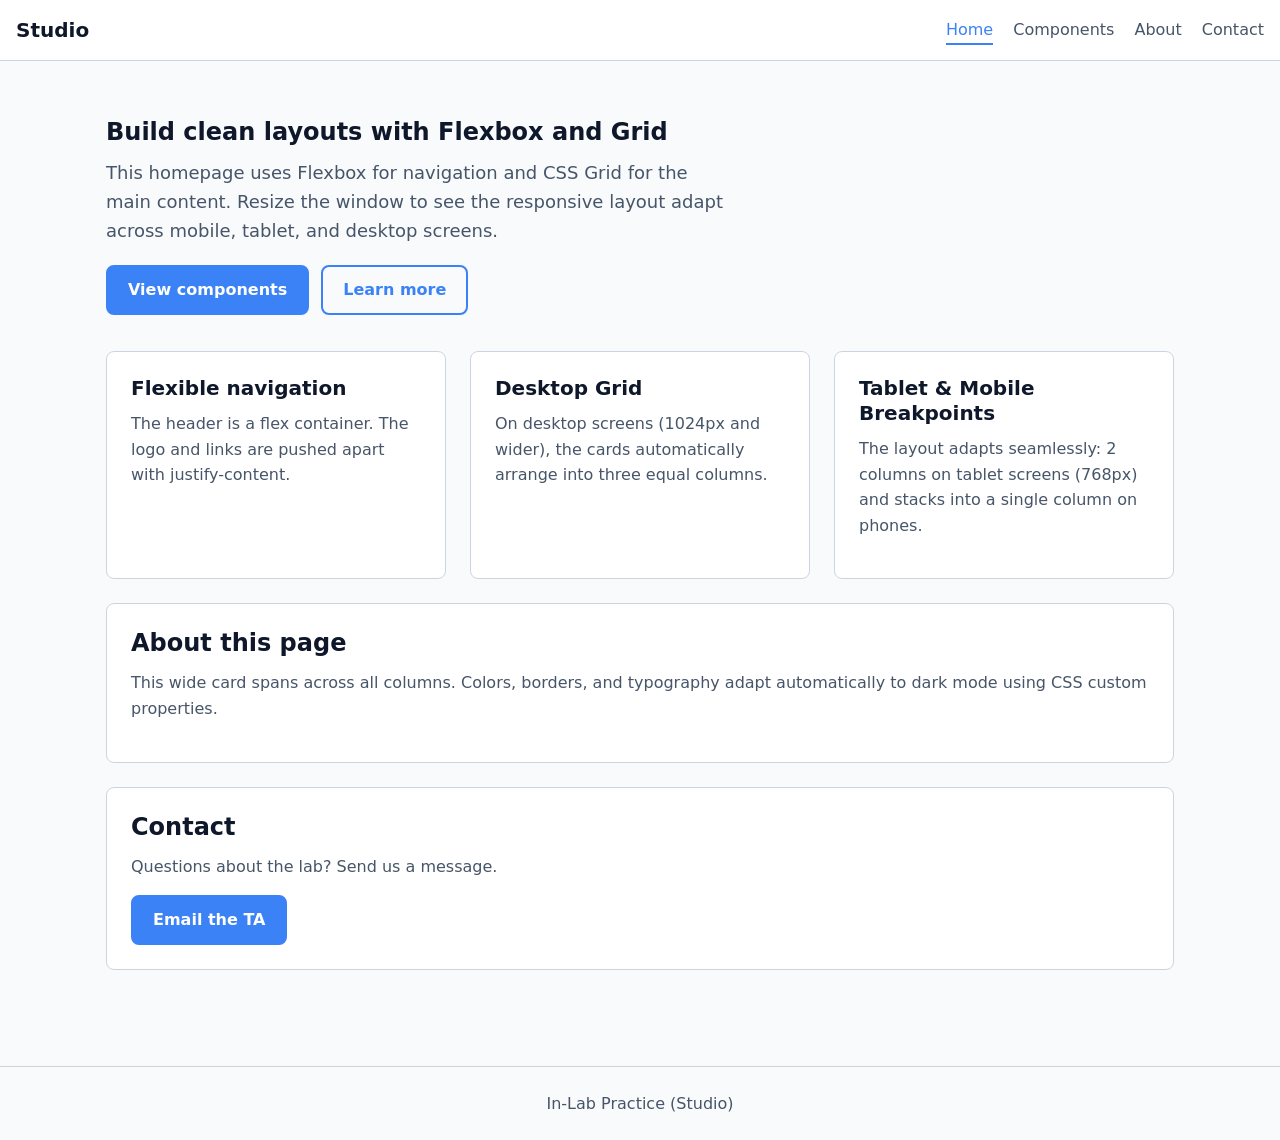
<file: Task_2/index.html>
<!DOCTYPE html>
<html lang="en">
<head>
  <meta charset="UTF-8">
  <meta name="viewport" content="width=device-width, initial-scale=1.0">
  <title>Studio - Clean Layouts & Components</title>
  <link rel="stylesheet" href="styles.css">
</head>
<body>

  <header class="site-header">
    <a class="logo" href="index.html">Studio</a>
    <nav aria-label="Main Navigation">
      <ul>
        <li><a class="active" href="index.html" aria-current="page">Home</a></li>
        <li><a href="components.html">Components</a></li>
        <li><a href="#about">About</a></li>
        <li><a href="#contact">Contact</a></li>
      </ul>
    </nav>
  </header>

  <div class="container">
    <section class="hero">
      <h1>Build clean layouts with Flexbox and Grid</h1>
      <p>This homepage uses Flexbox for navigation and CSS Grid for the main content. Resize the window to see the responsive layout adapt across mobile, tablet, and desktop screens.</p>
      <div class="actions">
        <a class="btn" href="components.html">View components</a>
        <a class="btn btn-outline" href="#about">Learn more</a>
      </div>
    </section>

    <main class="grid">
      <article class="card">
        <h3>Flexible navigation</h3>
        <p>The header is a flex container. The logo and links are pushed apart with justify-content.</p>
      </article>

      <article class="card">
        <h3>Desktop Grid</h3>
        <p>On desktop screens (1024px and wider), the cards automatically arrange into three equal columns.</p>
      </article>

      <article class="card">
        <h3>Tablet & Mobile Breakpoints</h3>
        <p>The layout adapts seamlessly: 2 columns on tablet screens (768px) and stacks into a single column on phones.</p>
      </article>

      <section class="card wide" id="about">
        <h2>About this page</h2>
        <p>This wide card spans across all columns. Colors, borders, and typography adapt automatically to dark mode using CSS custom properties.</p>
      </section>

      <section class="card wide" id="contact">
        <h2>Contact</h2>
        <p>Questions about the lab? Send us a message.</p>
        <a class="btn" href="mailto:ta@example.com">Email the TA</a>
      </section>
    </main>
  </div>

  <footer class="site-footer">
    <div class="container">In-Lab Practice (Studio)</div>
  </footer>

</body>
</html>
</file>
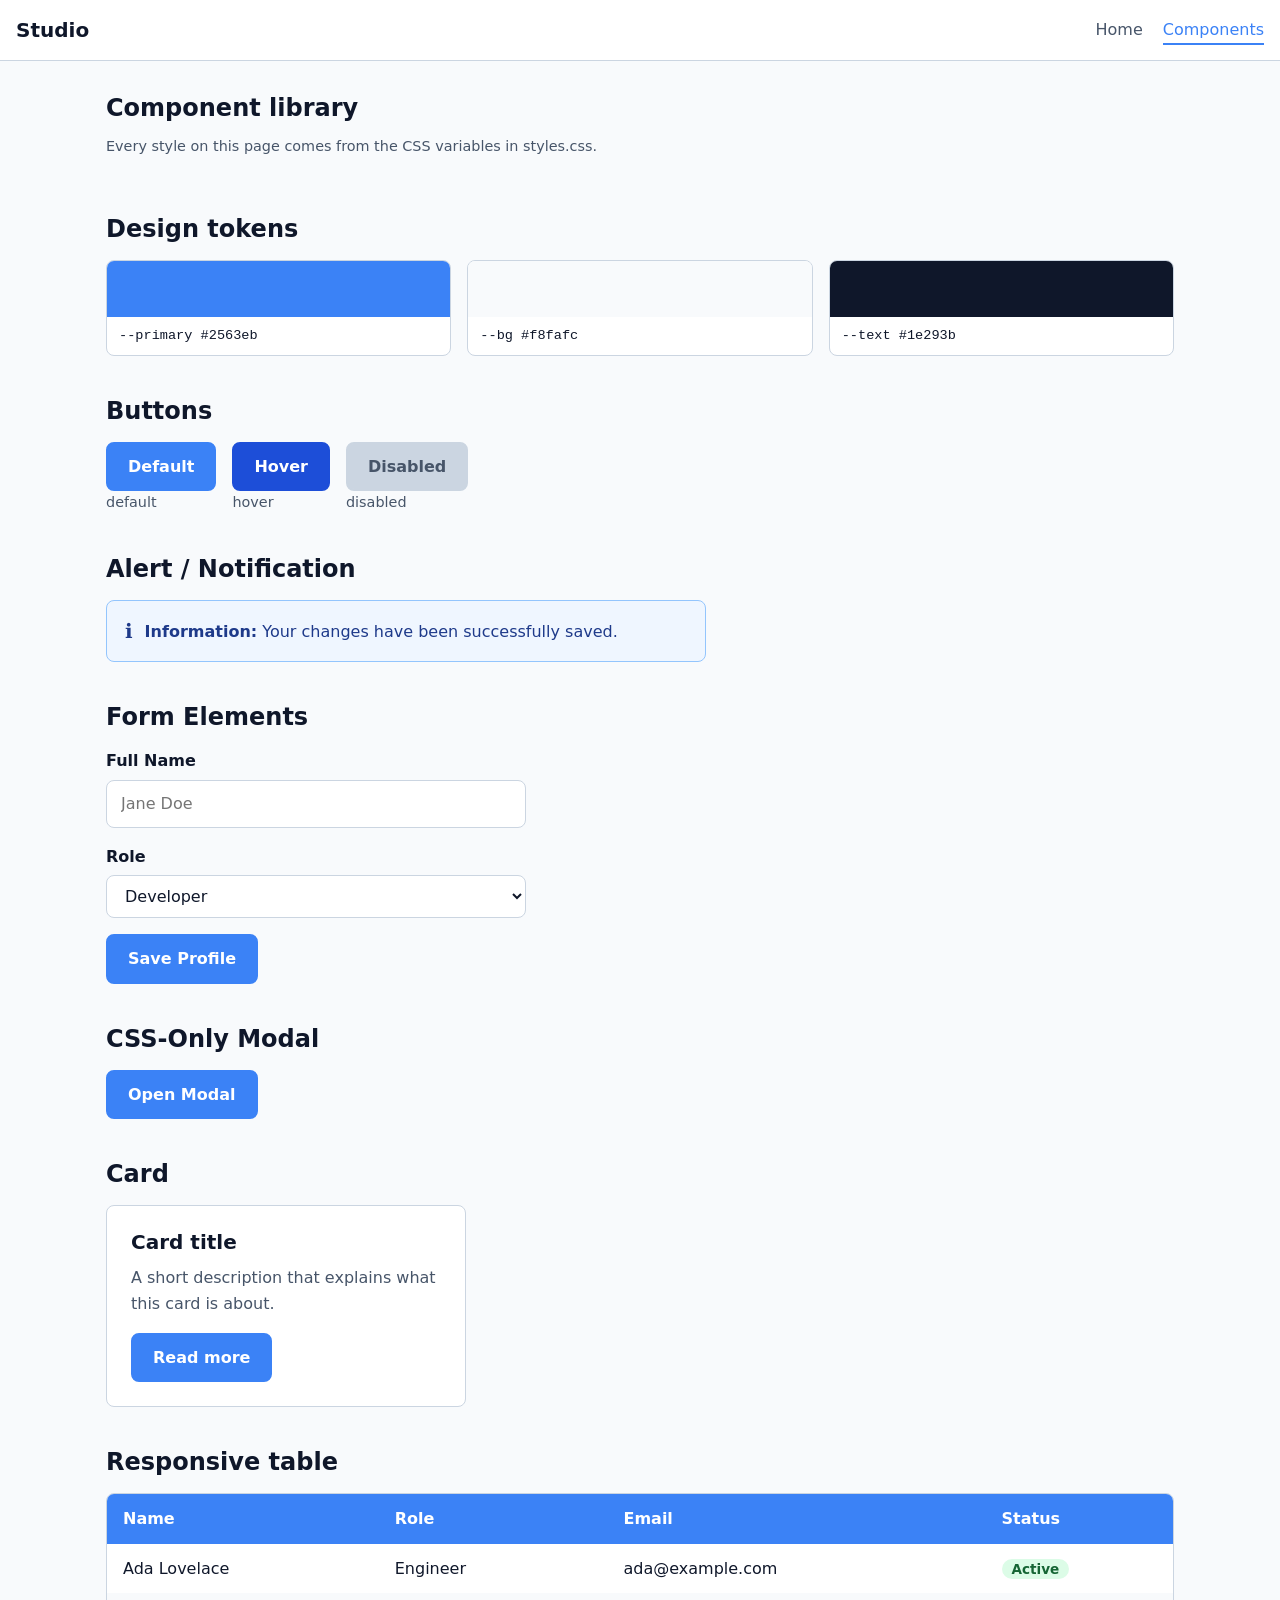
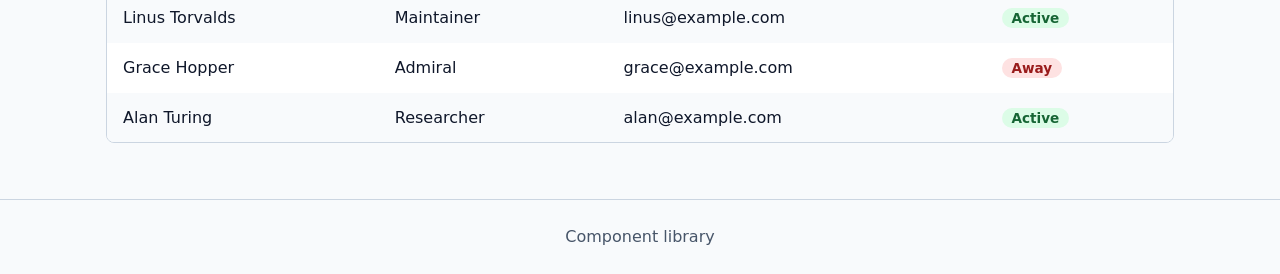
<file: Task_2/components.html>
<!DOCTYPE html>
<html lang="en">
<head>
  <meta charset="UTF-8">
  <meta name="viewport" content="width=device-width, initial-scale=1">
  <title>Studio - Component Library</title>
  <link rel="stylesheet" href="styles.css">
</head>
<body>
  <header class="site-header">
    <a class="logo" href="index.html">Studio</a>
    <nav aria-label="Main Navigation">
      <ul>
        <li><a href="index.html">Home</a></li>
        <li><a class="active" href="components.html">Components</a></li>
      </ul>
    </nav>
  </header>

  <main class="container">
    <section class="section">
      <h1>Component library</h1>
      <p class="label">Every style on this page comes from the CSS variables in styles.css.</p>
    </section>


    <section class="section">
      <h2>Design tokens</h2>
      <div class="swatches">
        <div class="swatch"><i style="background: var(--primary)"></i><code>--primary #2563eb</code></div>
        <div class="swatch"><i style="background: var(--bg)"></i><code>--bg #f8fafc</code></div>
        <div class="swatch"><i style="background: var(--text)"></i><code>--text #1e293b</code></div>
      </div>
    </section>

  
    <section class="section">
      <h2>Buttons</h2>
      <div class="row">
        <div>
          <button type="button" class="btn">Default</button>
          <div class="label">default</div>
        </div>
        <div>
          <button type="button" class="btn is-hover">Hover</button>
          <div class="label">hover</div>
        </div>
        <div>
          <button type="button" class="btn" disabled>Disabled</button>
          <div class="label">disabled</div>
        </div>
      </div>
    </section>

  
    <section class="section">
      <h2>Alert / Notification</h2>
      <div class="alert alert-info" role="status">
        <span class="alert-icon" aria-hidden="true">ℹ</span>
        <div class="alert-content">
          <strong>Information:</strong> Your changes have been successfully saved.
        </div>
      </div>
    </section>

    
    <section class="section">
      <h2>Form Elements</h2>
      <form class="form-grid" action="#" onsubmit="return false;">
        <div class="form-group">
          <label for="full-name">Full Name</label>
          <input type="text" id="full-name" name="full-name" placeholder="Jane Doe" required>
        </div>

        <div class="form-group">
          <label for="user-role">Role</label>
          <select id="user-role" name="user-role">
            <option value="developer">Developer</option>
            <option value="designer">Designer</option>
            <option value="manager">Product Manager</option>
          </select>
        </div>

        <div class="form-group">
          <button type="submit" class="btn">Save Profile</button>
        </div>
      </form>
    </section>

  
    <section class="section">
      <h2>CSS-Only Modal</h2>
      <a href="#modal-demo" class="btn">Open Modal</a>

      
      <div id="modal-demo" class="modal-overlay" role="dialog" aria-modal="true" aria-labelledby="modal-title">
        <div class="modal-box">
          <h3 id="modal-title">Pure CSS Modal</h3>
          <p>This modal is opened and closed using the CSS <code>:target</code> selector without any JavaScript.</p>
          <a href="#" class="btn" aria-label="Close modal">Close Window</a>
        </div>
      </div>
    </section>

    <section class="section">
      <h2>Card</h2>
      <article class="card" style="max-width: 360px">
        <h3>Card title</h3>
        <p>A short description that explains what this card is about.</p>
        <a class="btn" href="#">Read more</a>
      </article>
    </section>

    <section class="section">
      <h2>Responsive table</h2>
      <div class="table-wrap">
        <table>
          <thead>
            <tr><th>Name</th><th>Role</th><th>Email</th><th>Status</th></tr>
          </thead>
          <tbody>
            <tr><td>Ada Lovelace</td><td>Engineer</td><td>ada@example.com</td><td><span class="badge">Active</span></td></tr>
            <tr><td>Linus Torvalds</td><td>Maintainer</td><td>linus@example.com</td><td><span class="badge">Active</span></td></tr>
            <tr><td>Grace Hopper</td><td>Admiral</td><td>grace@example.com</td><td><span class="badge off">Away</span></td></tr>
            <tr><td>Alan Turing</td><td>Researcher</td><td>alan@example.com</td><td><span class="badge">Active</span></td></tr>
          </tbody>
        </table>
      </div>
    </section>
  </main>

  <footer class="site-footer" style="margin-top: 48px">
    <div class="container">Component library</div>
  </footer>
</body>
</html>
</file>
<file: Task_2/styles.css>
:root {
  --primary: #3b82f6 ;
  --primary-hover: #1d4ed8;
  --bg: #f8fafc;
  --surface: #ffffff;
  --text: #0f172a;
  --muted: #475569;
  --border: #cbd5e1;
  --radius: 8px;
  --space: 16px;
  --alert-bg: #eff6ff;
  --alert-border: #93c5fd;
  --alert-text: #1e3a8a;
  --overlay-bg: rgba(0, 0, 0, 0.65);
}

@media (prefers-color-scheme: dark) {
  :root {
    --primary: #3b82f6;
    --primary-hover: #60a5fa;
    --bg: #0f172a;
    --surface: #1e293b;
    --text: #f8fafc;
    --muted: #94a3b8;
    --border: #334155;
    --alert-bg: #1e293b;
    --alert-border: #2563eb;
    --alert-text: #bfdbfe;
    --overlay-bg: rgba(0, 0, 0, 0.85);
  }
}


*, *::before, *::after {
  box-sizing: border-box;
  margin: 0;
  padding: 0;
}

body {
  font-family: system-ui, -apple-system, "Segoe UI", Roboto, sans-serif;
  background-color: var(--bg);
  color: var(--text);
  line-height: 1.6;
}

h1, h2, h3 {
  line-height: 1.25;
  margin-bottom: 0.5em;
  color: var(--text);
}

p {
  margin-bottom: 1rem;
}

a {
  color: var(--primary);
}

.container {
  max-width: 1100px;
  margin: 0 auto;
  padding: 0 var(--space);
}


.site-header {
  display: flex;
  justify-content: space-between;
  align-items: center;
  flex-wrap: wrap;
  gap: var(--space);
  padding: 14px var(--space);
  background: var(--surface);
  border-bottom: 1px solid var(--border);
}

.logo {
  font-weight: 700;
  font-size: 1.25rem;
  color: var(--text);
  text-decoration: none;
}

.site-header ul {
  display: flex;
  gap: 20px;
  list-style: none;
}

.site-header a:not(.logo) {
  text-decoration: none;
  color: var(--muted);
  padding: 4px 0;
  font-weight: 500;
}

.site-header a:not(.logo):hover,
.site-header a.active {
  color: var(--primary);
  border-bottom: 2px solid var(--primary);
}

.hero {
  padding: 56px 0 36px;
}

.hero p {
  max-width: 55ch;
  color: var(--muted);
  font-size: 1.125rem;
}

.hero .actions {
  display: flex;
  gap: 12px;
  flex-wrap: wrap;
  margin-top: 20px;
}

.site-footer {
  border-top: 1px solid var(--border);
  padding: 24px 0;
  color: var(--muted);
  text-align: center;
  margin-top: 48px;
}


.grid {
  display: grid;
  grid-template-columns: 1fr;
  gap: 24px;
  padding-bottom: 48px;
}


@media (min-width: 768px) {
  .grid {
    grid-template-columns: repeat(2, 1fr);
  }
}

@media (min-width: 1024px) {
  .grid {
    grid-template-columns: repeat(3, 1fr);
  }
}

.grid .wide {
  grid-column: 1 / -1;
}


.btn {
  display: inline-block;
  padding: 10px 20px;
  font: inherit;
  font-weight: 600;
  color: #ffffff;
  background-color: var(--primary);
  border: 2px solid var(--primary);
  border-radius: var(--radius);
  text-decoration: none;
  cursor: pointer;
  text-align: center;
  transition: background-color 0.15s, border-color 0.15s;
}

.btn:hover:not(:disabled),
.btn.is-hover {
  background-color: var(--primary-hover);
  border-color: var(--primary-hover);
}

.btn:focus-visible {
  outline: 3px solid var(--primary-hover);
  outline-offset: 2px;
}

.btn:disabled {
  background-color: var(--border);
  border-color: var(--border);
  color: var(--muted);
  cursor: not-allowed;
}

.btn-outline {
  background-color: transparent;
  color: var(--primary);
}

.btn-outline:hover:not(:disabled) {
  background-color: var(--primary);
  color: #ffffff;
}

.card {
  background: var(--surface);
  border: 1px solid var(--border);
  border-radius: var(--radius);
  padding: 24px;
}

.card h3 {
  font-size: 1.25rem;
}

.card p {
  color: var(--muted);
}

.form-grid {
  display: flex;
  flex-direction: column;
  gap: 16px;
  max-width: 420px;
}

.form-group label {
  display: block;
  font-weight: 600;
  margin-bottom: 6px;
  color: var(--text);
}

.form-group input[type="text"],
.form-group select {
  width: 100%;
  padding: 10px 14px;
  background-color: var(--surface);
  color: var(--text);
  border: 1px solid var(--border);
  border-radius: var(--radius);
  font: inherit;
}

.form-group input[type="text"]:focus,
.form-group select:focus {
  outline: 2px solid var(--primary);
  border-color: transparent;
}

.alert {
  display: flex;
  align-items: center;
  gap: 12px;
  padding: 14px 18px;
  border-radius: var(--radius);
  border: 1px solid var(--alert-border);
  background-color: var(--alert-bg);
  color: var(--alert-text);
  max-width: 600px;
}

.alert-icon {
  font-size: 1.25rem;
  font-weight: bold;
}

.modal-overlay {
  display: none;
  position: fixed;
  inset: 0;
  width: 100%;
  height: 100%;
  background-color: var(--overlay-bg);
  justify-content: center;
  align-items: center;
  padding: var(--space);
  z-index: 1000;
}

.modal-overlay:target {
  display: flex;
}

.modal-box {
  background-color: var(--surface);
  padding: 28px;
  border-radius: var(--radius);
  border: 1px solid var(--border);
  max-width: 480px;
  width: 100%;
  box-shadow: 0 10px 25px rgba(0, 0, 0, 0.2);
}

.modal-box h3 {
  margin-bottom: 12px;
}

.modal-box p {
  color: var(--muted);
  margin-bottom: 20px;
}

.section {
  padding: 32px 0 8px;
}

.section > h2 {
  margin-bottom: 16px;
}

.row {
  display: flex;
  flex-wrap: wrap;
  gap: 16px;
  align-items: center;
}

.label {
  color: var(--muted);
  font-size: 0.9rem;
}

.swatches {
  display: grid;
  grid-template-columns: repeat(auto-fit, minmax(140px, 1fr));
  gap: 16px;
}

.swatch {
  border: 1px solid var(--border);
  border-radius: var(--radius);
  overflow: hidden;
  background: var(--surface);
}

.swatch i {
  display: block;
  height: 56px;
}

.swatch code {
  display: block;
  padding: 8px 12px;
  font-size: 0.85rem;
}

.table-wrap {
  overflow-x: auto;
  border: 1px solid var(--border);
  border-radius: var(--radius);
  background: var(--surface);
}

table {
  width: 100%;
  min-width: 520px;
  border-collapse: collapse;
}

th, td {
  padding: 12px 16px;
  text-align: left;
}

th {
  background-color: var(--primary);
  color: #ffffff;
  white-space: nowrap;
}

tbody tr:nth-child(even) {
  background-color: var(--bg);
}

.badge {
  padding: 2px 10px;
  border-radius: 999px;
  font-size: 0.85rem;
  font-weight: 600;
  background: #dcfce7;
  color: #166534;
}

.badge.off {
  background: #fee2e2;
  color: #991b1b;
}
</file>
